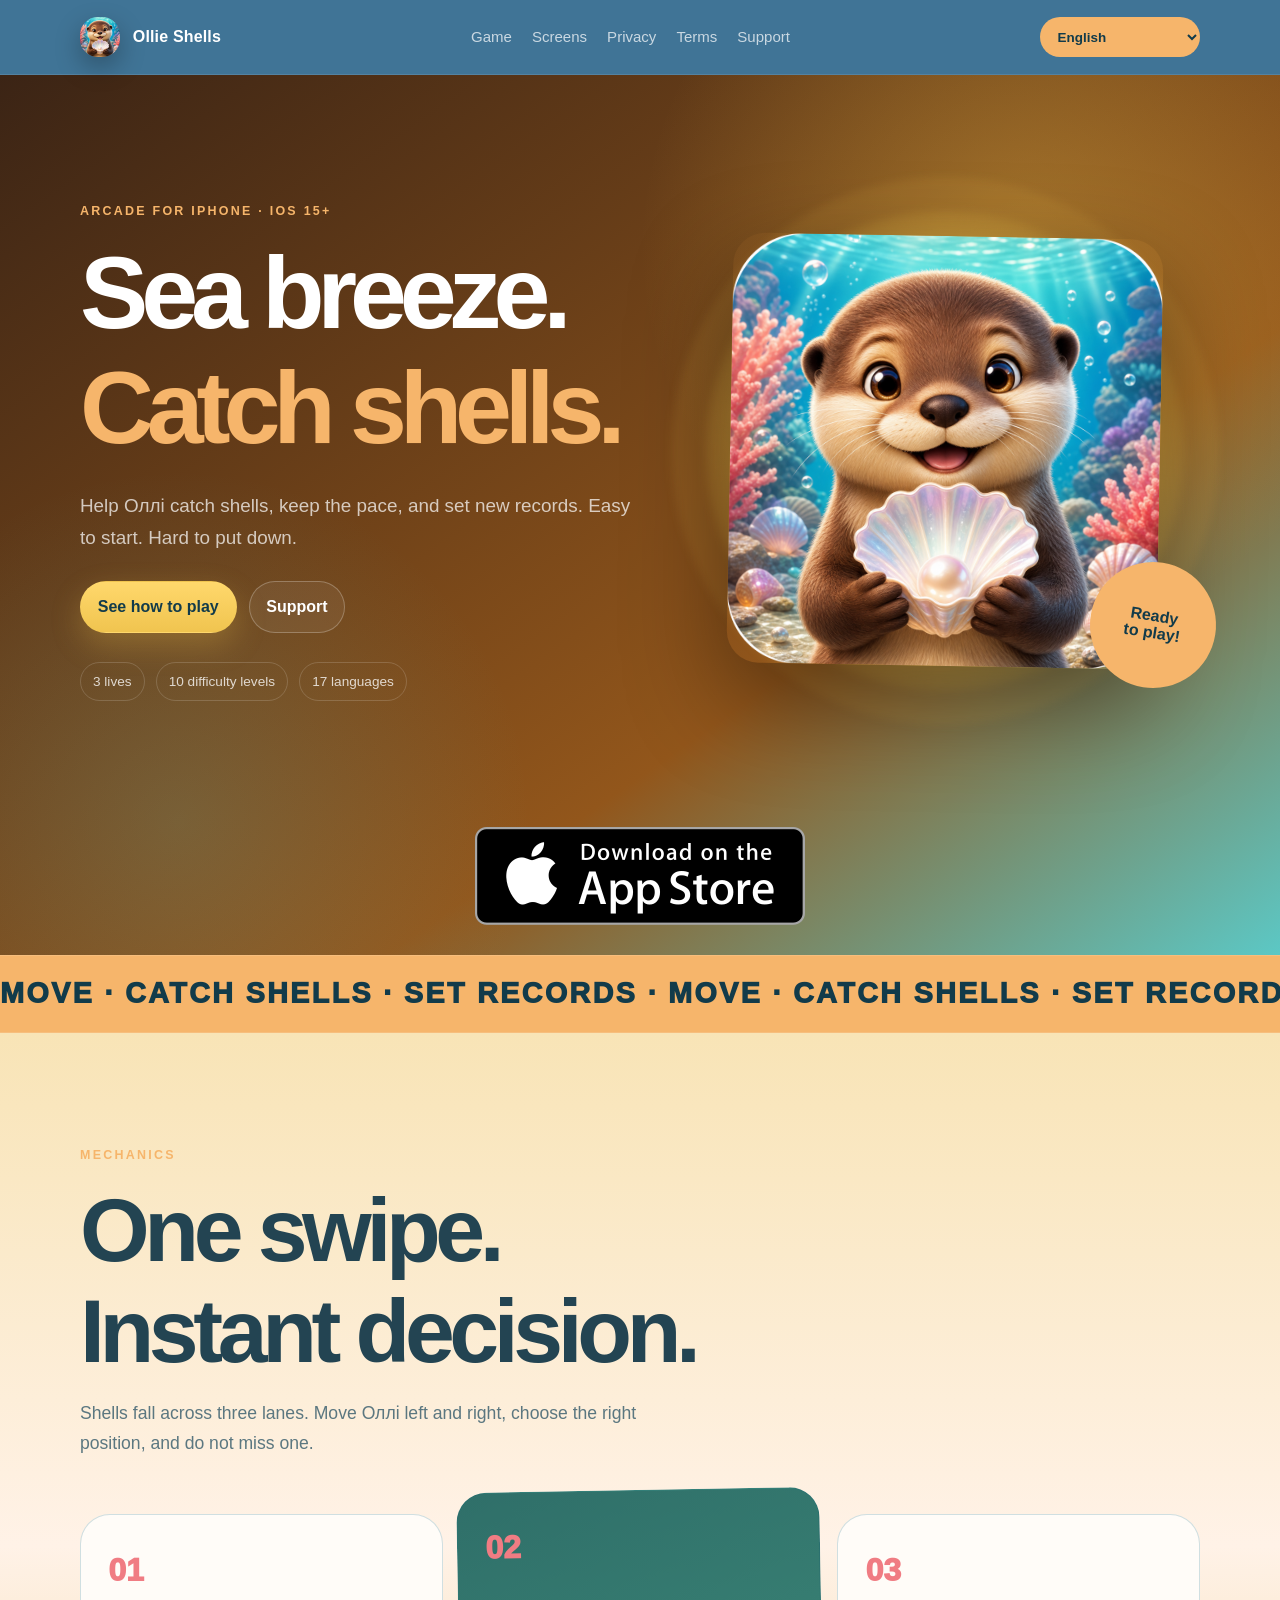
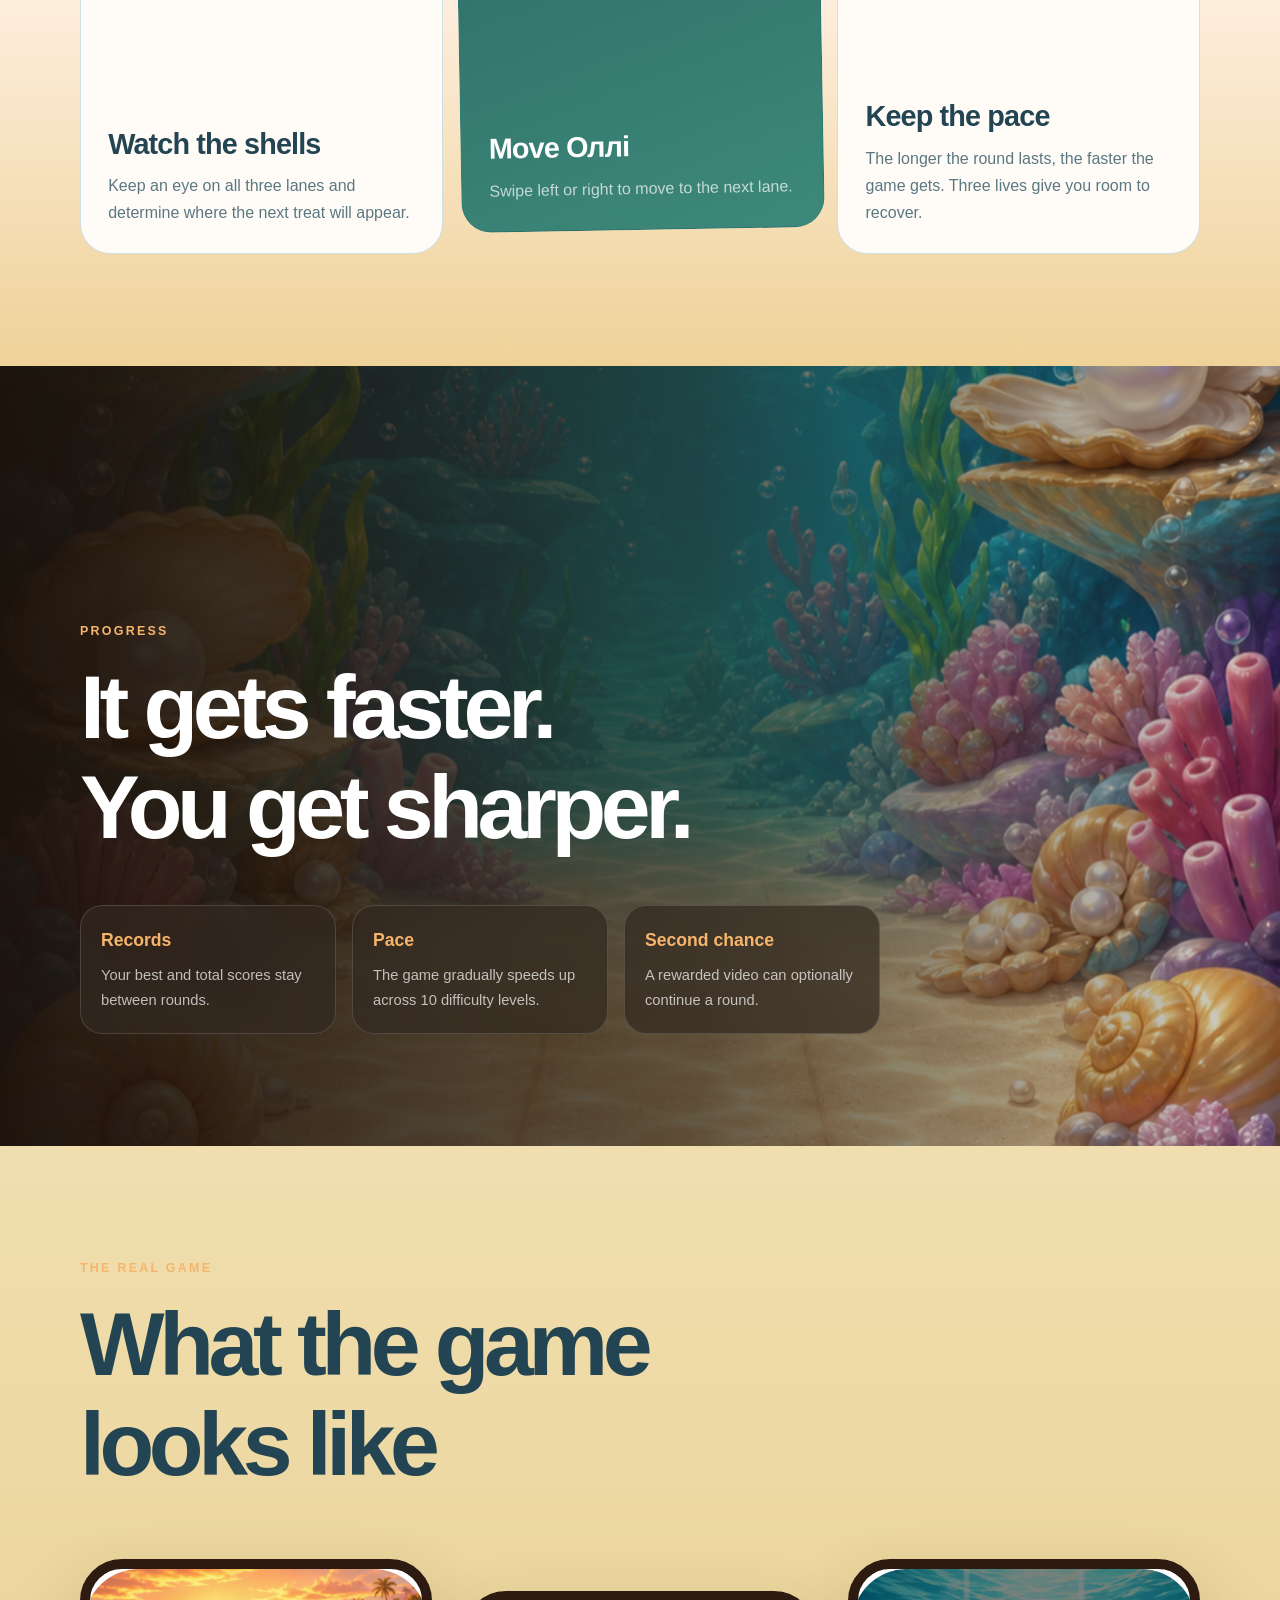
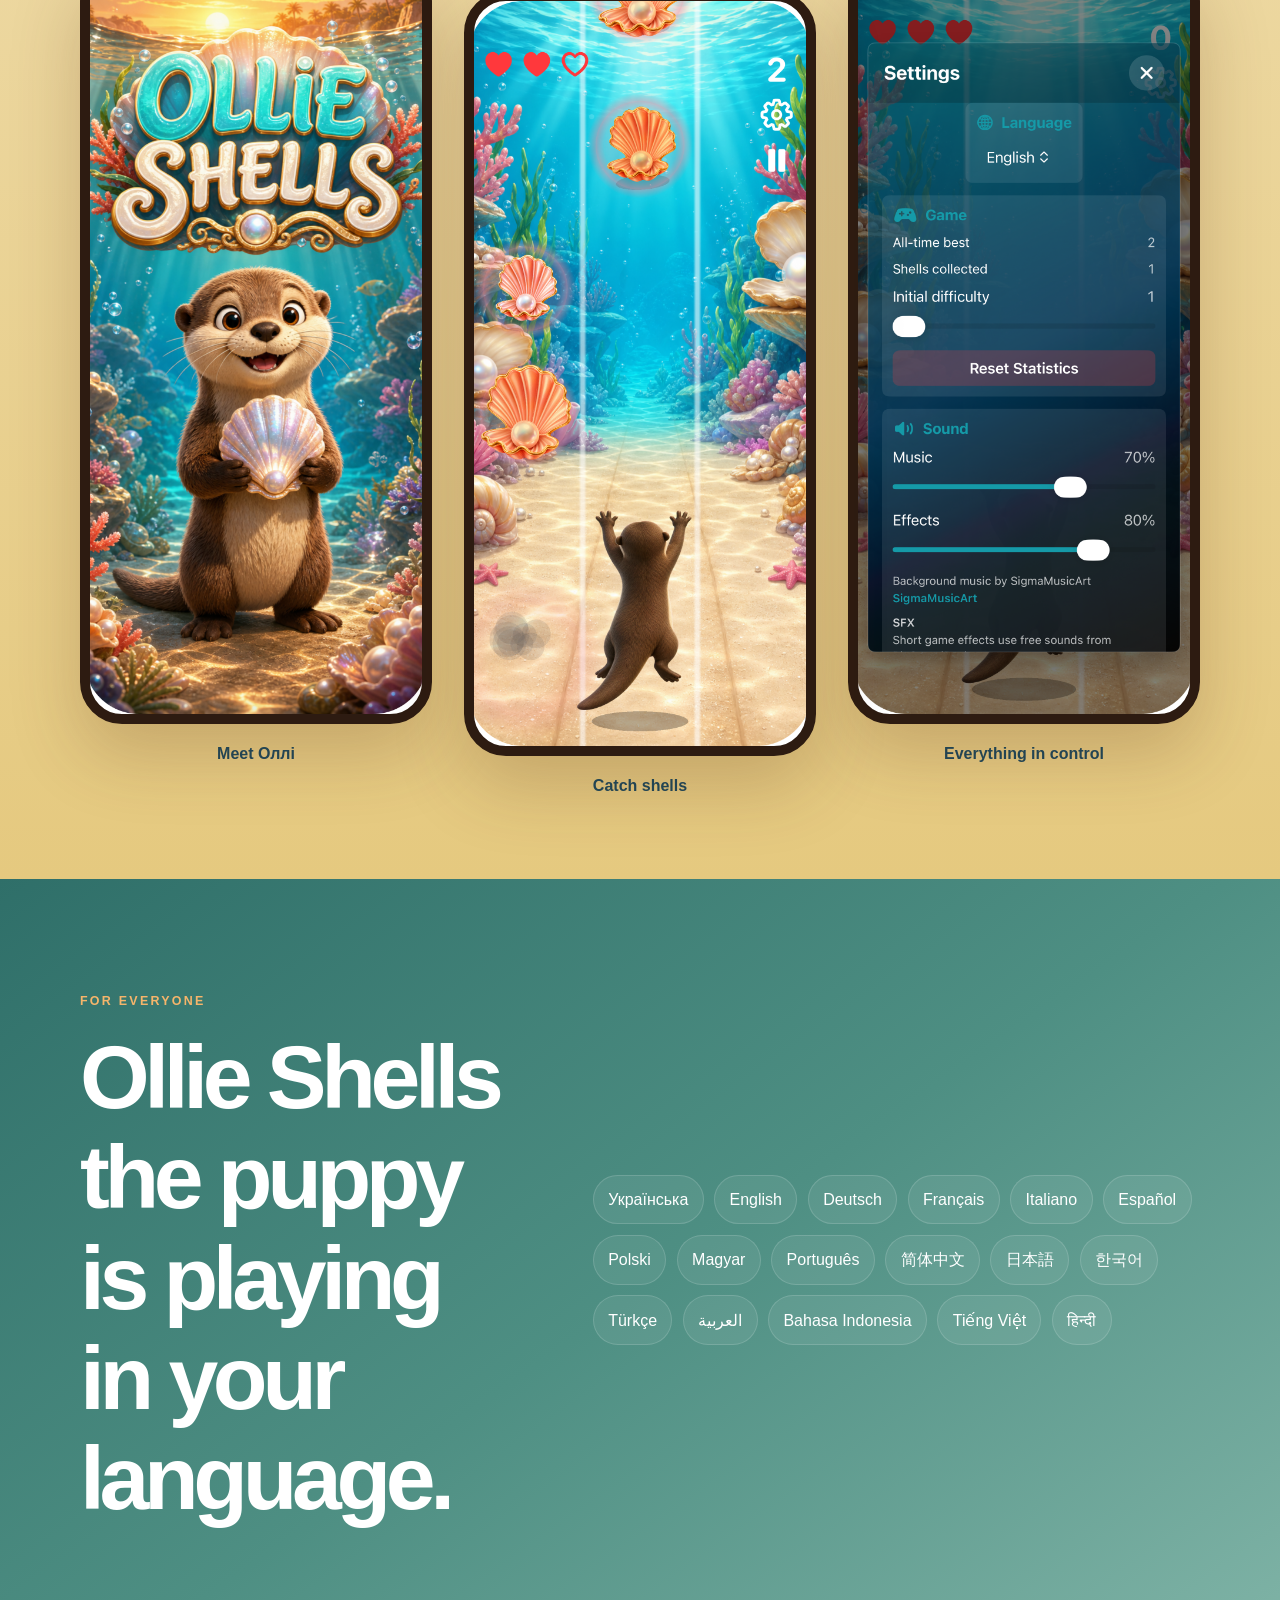
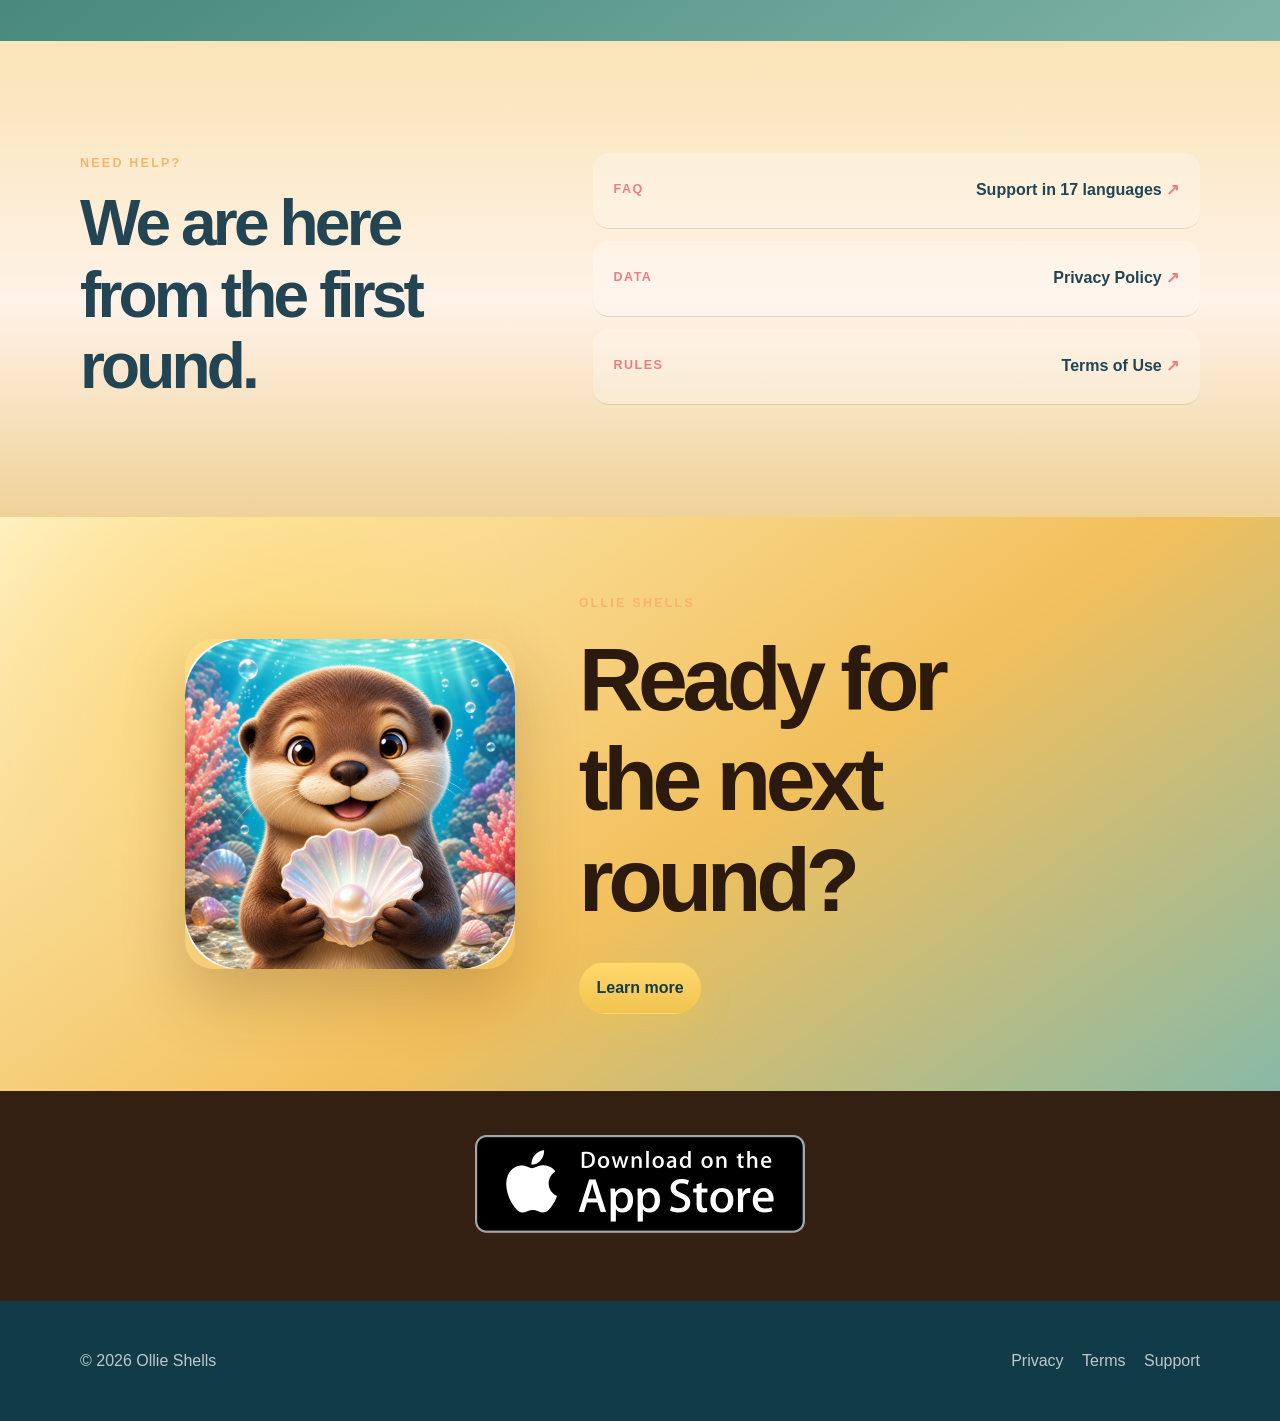
<file: index.html>
<!doctype html>
<html lang="uk">
<head>
  <meta charset="utf-8">
  <meta name="viewport" content="width=device-width, initial-scale=1">
  <meta name="theme-color" content="#146A80">
  <meta name="description" content="Видреня Оллі — аркадна гра для iPhone, де Видреня Оллі збирає мушлі в морському забігу на трьох доріжках.">
  <meta property="og:title" content="Видреня Оллі — мобільна аркада">
  <meta property="og:description" content="Три доріжки. Хрумкі мушлі. Спритне Видреня Оллі.">
  <meta property="og:image" content="images/ollieShellsIcon.png">
  <title>Видреня Оллі — мобільна аркада</title>
  <link rel="icon" type="image/png" href="images/ollieShellsIcon.png">
  <link rel="apple-touch-icon" href="images/ollieShellsIcon.png">
  <link rel="stylesheet" href="site.css?v=20260728-7">
</head>
<body class="home">
  <a class="skip-link" href="#main">Перейти до вмісту</a>
  <header class="topbar">
    <div class="shell topbar-inner">
      <a class="brand" href="index.html"><img class="brand-logo" src="images/ollieShellsIcon.png" alt=""><span>Видреня Оллі</span></a>
      <nav class="nav" aria-label="Навігація сайту">
        <a class="nav-link" href="#game">Гра</a>
        <a class="nav-link" href="#screens">Екрани</a>
        <a class="nav-link" href="privacy.html">Конфіденційність</a>
        <a class="nav-link" href="terms.html">Умови</a>
        <a class="nav-link" href="support.html">Підтримка</a>
      </nav>
      <div class="language-control site-language-control" data-language-control>
        <label for="language-select">Мова сайту</label>
        <select id="language-select" data-language-select aria-label="Мова сайту"></select>
      </div>
    </div>
  </header>

  <main id="main">
    <section class="game-hero">
      <div class="shell game-hero-grid">
        <div class="hero-copy">
          <p class="game-kicker">Аркада для iPhone · iOS 15+</p>
          <h1>Морський бриз.<br><em>Лови мушлі.</em></h1>
          <p class="hero-summary">Допоможіть Видреняті Оллі мчати вздовж берега, ловити мушлі й тримати темп у морській аркаді.</p>
          <div class="hero-actions">
            <a class="button primary" href="#game">Дивитися, як грати</a>
            <a class="button ghost" href="support.html">Підтримка</a>
          </div>
          <div class="hero-facts"><span>3 життя</span><span>10 рівнів складності</span><span>17 мов</span></div>
        </div>
        <div class="hero-character">
          <div class="sun-disc"></div>
          <img src="images/ollieShellsIcon.png" alt="Мультяшне Видреня Оллі тримає мушлю">
          <span class="hero-sticker">Готовий<br>до гри!</span>
        </div>
      </div>
      <section class="app-store-band app-store-band-top" aria-label="App Store">
        <div class="shell app-store-band-inner">
          <a class="app-store-badge-link" href="https://apps.apple.com/" target="_blank" rel="noreferrer" aria-label="Download on the App Store">
            <img class="app-store-badge" src="images/appStoreBadge.png" alt="Download on the App Store">
          </a>
        </div>
      </section>
      <div class="marquee" aria-hidden="true"><div>РУХАЙСЯ · ЛОВИ МУШЛІ · СТАВ РЕКОРДИ · РУХАЙСЯ · ЛОВИ МУШЛІ · СТАВ РЕКОРДИ ·</div></div>
    </section>

    <section class="game-section" id="game">
      <div class="shell">
        <div class="section-heading">
          <p class="game-kicker">Механіка</p>
          <h2>Один свайп.<br>Миттєве рішення.</h2>
          <p>Мушлі падають трьома доріжками. Переміщуйте видреня Оллі ліворуч і праворуч, обирайте правильну позицію та не пропускайте жодної.</p>
        </div>
        <div class="mechanic-grid">
          <article class="mechanic-card"><span>01</span><h3>Стежте за мушлями</h3><p>Тримайте в полі зору всі три доріжки й визначайте, де з’явиться наступний смаколик.</p></article>
          <article class="mechanic-card featured"><span>02</span><h3>Рухайте видреня Оллі</h3><p>Проведіть пальцем ліворуч або праворуч, щоб перейти на сусідню доріжку.</p></article>
          <article class="mechanic-card"><span>03</span><h3>Тримайте темп</h3><p>Що довше триває раунд, то швидша гра. Три життя дають шанс виправити помилку.</p></article>
        </div>
      </div>
    </section>

    <section class="battle-section">
      <div class="battle-backdrop" role="img" aria-label="Затишна ігрова кімната з ліжком і розкиданими іграшками"></div>
      <div class="shell battle-copy">
        <p class="game-kicker">Прогрес</p>
        <h2>Стає швидше.<br>Ви стаєте точнішими.</h2>
        <div class="battle-points">
          <div><strong>Рекорди</strong><span>Найкращий і загальний рахунок зберігаються між раундами.</span></div>
          <div><strong>Темп</strong><span>Гра поступово прискорюється протягом 10 рівнів складності.</span></div>
          <div><strong>Другий шанс</strong><span>Винагороджуване відео дозволяє добровільно продовжити раунд.</span></div>
        </div>
      </div>
    </section>

    <section class="game-section screens-section" id="screens">
      <div class="shell">
        <div class="section-heading wide">
          <div><p class="game-kicker">Справжня гра</p><h2>Як виглядає гра</h2></div>
          <p>Видреня Оллі, мушлі, три доріжки та зручні налаштування — саме так гра виглядає на iPhone.</p>
        </div>
        <div class="phone-gallery" aria-label="Скриншоти Видреня Оллі">
          <figure class="phone phone-tall"><div class="phone-screen"><img src="images/screenshotSplash.png?v=20260727-4" alt="Лонч-екран Видреня Оллі" loading="lazy"></div><figcaption>Знайомство з видреням Оллі</figcaption></figure>
          <figure class="phone phone-center"><div class="phone-screen"><img src="images/screenshotGameplay.png?v=20260728-6" alt="Ігровий раунд із мушлями на трьох доріжках" loading="lazy"></div><figcaption>Лови мушлі</figcaption></figure>
          <figure class="phone phone-tall"><div class="phone-screen"><img src="images/screenshotSettings.png?v=20260727-4" alt="" loading="lazy"></div><figcaption>Усе під контролем</figcaption></figure>
        </div>
      </div>
    </section>

    <section class="languages-band">
      <div class="shell languages-grid">
        <div><p class="game-kicker">Для всіх</p><h2>Видреня Оллі грає<br>вашою мовою.</h2></div>
        <div class="language-cloud" aria-label="Підтримувані мови">
          <span>Українська</span><span>English</span><span>Deutsch</span><span>Français</span><span>Italiano</span><span>Español</span><span>Polski</span><span>Magyar</span><span>Português</span><span>简体中文</span><span>日本語</span><span>한국어</span><span>Türkçe</span><span>العربية</span><span>Bahasa Indonesia</span><span>Tiếng Việt</span><span>हिन्दी</span>
        </div>
      </div>
    </section>

    <section class="game-section support-strip">
      <div class="shell support-strip-grid">
        <div><p class="game-kicker">Потрібна допомога?</p><h2>Ми поруч із першого раунду.</h2></div>
        <div class="support-links">
          <a href="support.html"><span>FAQ</span><strong>Підтримка 17 мовами</strong></a>
          <a href="privacy.html"><span>Дані</span><strong>Політика конфіденційності</strong></a>
          <a href="terms.html"><span>Правила</span><strong>Умови використання</strong></a>
        </div>
      </div>
    </section>

    <section class="final-game-cta">
      <img src="images/ollieShellsIcon.png" alt="" aria-hidden="true">
      <div><p class="game-kicker">Видреня Оллі</p><h2>Готові до<br>наступного раунду?</h2><a class="button primary" href="support.html">Дізнатися більше</a></div>
    </section>

    <section class="app-store-band app-store-band-bottom" aria-label="App Store">
      <div class="shell app-store-band-inner">
        <a class="app-store-badge-link" href="https://apps.apple.com/" target="_blank" rel="noreferrer" aria-label="Download on the App Store">
          <img class="app-store-badge" src="images/appStoreBadge.png" alt="Download on the App Store">
        </a>
      </div>
    </section>
  </main>

  <footer class="footer"><div class="shell footer-inner"><span>© 2026 <span>Видреня Оллі</span></span><div class="footer-links"><a href="privacy.html">Конфіденційність</a><a href="terms.html">Умови</a><a href="support.html">Підтримка</a></div></div></footer>
  <script src="pageTranslationsV3.js?v=20260728-4" defer></script>
  <script src="siteI18n.js?v=20260728-1" defer></script>
  <script src="arcadeCompliance.js?v=20260728-1" defer></script>
</body>
</html>
</file>
<file: site.css>
:root {
  --ink: #123B4A;
  --navy: #146A80;
  --blue: #55D6DA;
  --blue-light: #CFF7F6;
  --paper: #FFF2E7;
  --paper-2: #FFFCF8;
  --text: #234452;
  --muted: #5B7780;
  --line: rgba(20, 106, 128, .2);
  --yellow: #F6B56B;
  --orange: #F07C83;
  --teal: #55D6DA;
  --sand: #EDB997;
  --white: #FFFFFF;
  --shadow: rgba(91, 64, 48, .16);
  --max: 1120px;
  --reading: 790px;
}

* {
  box-sizing: border-box;
}

html {
  scroll-behavior: smooth;
}

body {
  margin: 0;
  color: var(--text);
  background:
    radial-gradient(circle at 14% 14%, rgba(228, 184, 120, .30), transparent 20rem),
    radial-gradient(circle at 86% 20%, rgba(148, 203, 234, .28), transparent 26rem),
    radial-gradient(circle at 50% 92%, rgba(201, 135, 78, .14), transparent 30rem),
    linear-gradient(180deg, #FFFDF7 0%, var(--paper) 54%, #D7ECF7 100%);
  font-family: "Avenir Next", "Trebuchet MS", "Segoe UI", sans-serif;
  line-height: 1.7;
  text-rendering: optimizeLegibility;
  -webkit-font-smoothing: antialiased;
}

a {
  color: inherit;
  text-decoration: none;
}

a:not(.brand):not(.nav-link):not(.button):not(.page-card) {
  text-decoration-color: rgba(116, 77, 37, 0.42);
  text-underline-offset: 0.18em;
}

.shell {
  width: min(var(--max), calc(100% - 32px));
  margin-inline: auto;
}

.skip-link {
  position: fixed;
  top: 12px;
  left: 12px;
  z-index: 100;
  padding: 0.65rem 0.9rem;
  border-radius: 999px;
  color: var(--white);
  background: var(--ink);
  transform: translateY(-180%);
}

.skip-link:focus {
  transform: none;
}

.topbar {
  position: sticky;
  top: 0;
  z-index: 50;
  border-bottom: 1px solid rgba(255, 255, 255, 0.1);
  color: var(--white);
  background: rgba(18, 59, 74, 0.93);
  backdrop-filter: blur(22px) saturate(140%);
}

.topbar-inner {
  min-height: 74px;
  display: flex;
  align-items: center;
  justify-content: space-between;
  gap: 1.5rem;
}

.brand {
  display: inline-flex;
  align-items: center;
  gap: 0.8rem;
  font-weight: 800;
  letter-spacing: 0.01em;
}

.brand-logo {
  width: 2.5rem;
  height: 2.5rem;
  display: block;
  object-fit: cover;
  border-radius: 18px;
  box-shadow: 0 10px 26px rgba(0, 0, 0, 0.28);
}

.nav {
  display: flex;
  align-items: center;
  gap: 1.25rem;
}

.nav-link {
  color: rgba(255, 255, 255, 0.72);
  font-size: 0.94rem;
  transition: color 160ms ease;
}

.nav-link:hover,
.nav-link[aria-current="page"] {
  color: var(--yellow);
}

.nav-link.button {
  padding: 0.62rem 0.92rem;
  color: var(--ink);
  background: var(--yellow);
  border-radius: 999px;
  font-weight: 800;
}

.legal-hero {
  position: relative;
  overflow: hidden;
  color: var(--white);
  background:
    radial-gradient(circle at 82% 15%, rgba(243, 198, 77, 0.3), transparent 20rem),
    radial-gradient(circle at 12% 88%, rgba(103, 184, 172, 0.24), transparent 24rem),
    linear-gradient(145deg, #6d3e1a, #8d5620 58%, var(--blue));
}

.legal-hero::after {
  content: "";
  position: absolute;
  right: 7%;
  bottom: -5.5rem;
  width: 17rem;
  height: 17rem;
  border: 2.8rem dotted rgba(255, 255, 255, 0.08);
  border-radius: 50%;
  transform: rotate(17deg);
}

.legal-hero-inner {
  position: relative;
  z-index: 1;
  min-height: 400px;
  display: grid;
  align-content: center;
  padding-block: 5.5rem;
}

.legal-hero-inner > * {
  min-width: 0;
}

.legal-hero h1 {
  overflow-wrap: normal;
  word-break: normal;
  hyphens: none;
}

.language-control {
  width: 364px;
  max-width: 100%;
  display: grid;
  grid-template-columns: auto minmax(180px, 1fr);
  align-items: center;
  gap: 0.75rem;
  margin-bottom: 1.5rem;
  padding: 0.45rem 0.5rem 0.45rem 0.85rem;
  border: 1px solid rgba(255, 255, 255, 0.06);
  border-radius: 999px;
  color: rgba(255, 255, 255, 0.75);
  background: rgba(255, 255, 255, 0.07);
  font-size: 0.84rem;
  font-weight: 700;
}

.language-control select {
  width: 100%;
  min-width: 0;
  min-height: 38px;
  padding: 0 2.2rem 0 0.85rem;
  border: 0;
  border-radius: 999px;
  color: var(--ink);
  background: var(--yellow);
  font: inherit;
  font-weight: 800;
  cursor: pointer;
}

[dir="rtl"] .language-control select {
  padding: 0 0.85rem 0 2.2rem;
}

.topbar .language-control {
  flex: 0 0 auto;
  width: auto;
  max-width: none;
  grid-template-columns: 1fr;
  gap: 0;
  margin: 0;
  padding: 0;
  border: 0;
  background: transparent;
}

.topbar .language-control label {
  position: absolute;
  width: 1px;
  height: 1px;
  overflow: hidden;
  clip: rect(0 0 0 0);
  white-space: nowrap;
}

.topbar .language-control select {
  width: 160px;
  min-height: 40px;
  max-width: 180px;
}

.kicker {
  margin: 0 0 0.8rem;
  color: var(--yellow);
  font-size: 0.78rem;
  font-weight: 800;
  letter-spacing: 0.16em;
  text-transform: uppercase;
}

h1,
h2,
h3 {
  line-height: 1.12;
  letter-spacing: -0.03em;
}

h1 {
  max-width: 820px;
  margin: 0;
  font-size: clamp(2.9rem, 7vw, 6.4rem);
}

.legal-hero .lead {
  max-width: 700px;
  margin: 1.25rem 0 0;
  color: rgba(255, 255, 255, 0.74);
  font-size: clamp(1.05rem, 2vw, 1.3rem);
}

.hero-actions {
  display: flex;
  flex-wrap: wrap;
  gap: 0.75rem;
  margin-top: 1.7rem;
}

.button {
  display: inline-flex;
  align-items: center;
  justify-content: center;
  min-height: 48px;
  padding: 0.72rem 1.05rem;
  border: 1px solid transparent;
  border-radius: 999px;
  font-weight: 800;
}

.button.primary {
  color: var(--ink);
  background: linear-gradient(180deg, #ffd86c, #f0c44f);
  box-shadow: 0 12px 30px rgba(243, 198, 77, 0.26);
}

.button.ghost {
  color: var(--white);
  border-color: rgba(255, 255, 255, 0.25);
  background: rgba(255, 255, 255, 0.06);
}

.app-store-band {
  width: 100%;
}

.app-store-band-top {
  padding: 2rem 0 1.85rem;
}

.app-store-band-bottom {
  padding: 2.75rem 0 4.25rem;
}

.app-store-band-inner {
  display: flex;
  justify-content: center;
}

.app-store-badge-link {
  display: inline-block;
}

.app-store-badge {
  display: block;
  width: min(330px, 82vw);
  height: auto;
}

.content-wrap {
  display: grid;
  grid-template-columns: minmax(0, var(--reading)) 220px;
  gap: 4rem;
  align-items: start;
  padding-block: 5rem;
}

.document h2,
.support-section h2 {
  margin: 3.4rem 0 1rem;
  font-size: clamp(1.75rem, 4vw, 2.55rem);
}

.document h2:first-child {
  margin-top: 0;
}

.document h3 {
  margin: 2.2rem 0 0.7rem;
  font-size: 1.2rem;
}

.document p,
.document li {
  color: #675b50;
}

.document a,
.faq a {
  text-decoration: underline;
  text-decoration-thickness: 1px;
}

.document ul {
  padding-left: 1.25rem;
}

.document li + li {
  margin-top: 0.5rem;
}

.summary {
  padding: 1.4rem;
  border: 1px solid rgba(198, 113, 73, 0.26);
  border-radius: 22px;
  background: rgba(243, 198, 77, 0.18);
}

.summary strong {
  display: block;
  margin-bottom: 0.35rem;
  color: var(--text);
}

.toc {
  position: sticky;
  top: 104px;
  padding: 1.25rem;
  border: 1px solid var(--line);
  border-radius: 20px;
  background: rgba(255, 249, 229, 0.9);
}

.toc strong {
  display: block;
  margin-bottom: 0.65rem;
}

.toc a {
  display: block;
  padding: 0.32rem 0;
  color: var(--muted);
  font-size: 0.9rem;
}

.toc a:hover {
  color: var(--text);
}

.support-main {
  padding-block: 5rem;
}

.support-intro {
  display: grid;
  grid-template-columns: repeat(3, 1fr);
  gap: 1rem;
}

.stat-card {
  min-height: 232px;
  padding: 1.4rem;
  border: 1px solid var(--line);
  border-radius: 24px;
  background: rgba(255, 255, 255, 0.58);
}

.stat-card span {
  display: block;
  margin-bottom: 1rem;
  color: var(--orange);
  font-size: 1.75rem;
  font-weight: 900;
}

.stat-card strong {
  display: block;
  font-size: 1.1rem;
}

.stat-card p {
  margin: 0.35rem 0 0;
  color: var(--muted);
}

.support-section {
  max-width: 900px;
  margin-inline: auto;
}

.faq {
  display: grid;
  gap: 0.7rem;
}

.faq details {
  border: 1px solid var(--line);
  border-radius: 18px;
  background: rgba(255, 255, 255, 0.56);
  overflow: hidden;
}

.faq details[open] {
  background: var(--white);
  box-shadow: 0 14px 36px rgba(95, 50, 13, 0.09);
}

.faq summary {
  position: relative;
  padding: 1.05rem 3.2rem 1.05rem 1.15rem;
  cursor: pointer;
  list-style: none;
  font-weight: 800;
}

.faq summary::-webkit-details-marker {
  display: none;
}

.faq summary::after {
  content: "+";
  position: absolute;
  top: 50%;
  right: 1.15rem;
  width: 1.65rem;
  height: 1.65rem;
  display: grid;
  place-items: center;
  border-radius: 50%;
  color: var(--ink);
  background: var(--yellow);
  transform: translateY(-50%);
}

.faq details[open] summary::after {
  content: "−";
}

.faq-answer {
  padding: 0 1.15rem 1.15rem;
  color: #675b50;
}

.faq-answer p {
  margin: 0;
}

.link-grid {
  display: grid;
  grid-template-columns: repeat(2, 1fr);
  gap: 1rem;
  margin-top: 4rem;
}

.page-card {
  position: relative;
  min-height: 170px;
  padding: 1.35rem;
  border-radius: 24px;
  color: var(--white);
  background: linear-gradient(145deg, #6c3c19, #2f6f69);
  box-shadow: var(--shadow);
}

.page-card span {
  color: var(--yellow);
  font-size: 0.78rem;
  font-weight: 800;
  letter-spacing: 0.12em;
  text-transform: uppercase;
}

.page-card strong {
  display: block;
  margin-top: 1.7rem;
  font-size: 1.35rem;
}

.page-card::after {
  content: "↗";
  position: absolute;
  right: 1.25rem;
  bottom: 1.15rem;
  color: var(--teal);
  font-size: 1.5rem;
}

.updated {
  margin-top: 3rem;
  color: var(--muted);
  font-size: 0.9rem;
}

.footer {
  color: rgba(255, 255, 255, 0.72);
  background: #20120c;
}

.footer-inner {
  min-height: 120px;
  display: flex;
  align-items: center;
  justify-content: space-between;
  gap: 1.5rem;
}

.footer-links {
  display: flex;
  flex-wrap: wrap;
  justify-content: flex-end;
  gap: 1.15rem;
}

.footer a:hover {
  color: var(--yellow);
}

@media (max-width: 920px) {
  .topbar-inner {
    position: relative;
    min-height: 0;
    display: grid;
    grid-template-columns: minmax(0, 1fr) auto;
    align-items: center;
    gap: 0.65rem 0.85rem;
    padding-block: 0.75rem 0.6rem;
  }

  .topbar .language-control {
    grid-column: 2;
    grid-row: 1;
    width: auto;
  }

  .topbar .language-control select {
    width: 138px;
    max-width: 34vw;
  }

  .nav {
    grid-column: 1 / -1;
    grid-row: 2;
    width: 100%;
    gap: 0.85rem;
    overflow-x: auto;
    padding-bottom: 0.15rem;
  }

  .nav-link {
    white-space: nowrap;
  }

  .nav-link.button {
    display: none;
  }
}

@media (max-width: 820px) {
  .legal-hero-inner {
    min-height: 350px;
    padding-block: 4rem;
  }

  .content-wrap {
    grid-template-columns: 1fr;
    gap: 2rem;
  }

  .toc {
    position: static;
    grid-row: 1;
  }

  .support-intro {
    grid-template-columns: 1fr;
  }
}

@media (max-width: 600px) {
  h1 {
    font-size: 3rem;
  }

  .link-grid {
    grid-template-columns: 1fr;
  }

  .footer-inner {
    align-items: flex-start;
    flex-direction: column;
    padding-block: 2rem;
  }

  .footer-links {
    justify-content: flex-start;
  }
}

@media (prefers-reduced-motion: reduce) {
  html {
    scroll-behavior: auto;
  }
}

/* Home page */
.home {
  color: var(--white);
  background:
    radial-gradient(circle at 16% 10%, rgba(243, 198, 77, 0.18), transparent 18rem),
    linear-gradient(180deg, #23160e 0%, #352113 100%);
}

.home .topbar {
  background: rgba(44, 26, 16, 0.9);
}

.game-hero {
  overflow: hidden;
  background:
    radial-gradient(circle at 80% 18%, rgba(243, 198, 77, 0.34), transparent 24rem),
    radial-gradient(circle at 14% 78%, rgba(103, 184, 172, 0.2), transparent 22rem),
    linear-gradient(145deg, #3b2415, #92561b 62%, var(--blue));
}

.game-hero-grid {
  min-height: 720px;
  display: grid;
  grid-template-columns: 1.05fr 0.95fr;
  align-items: center;
  gap: 3rem;
  padding-block: 5rem 3rem;
}

.game-kicker {
  margin: 0 0 0.9rem;
  color: var(--yellow);
  font-size: 0.78rem;
  font-weight: 900;
  letter-spacing: 0.18em;
  text-transform: uppercase;
}

.hero-copy h1 {
  margin: 0;
  font-size: clamp(4rem, 8vw, 7.5rem);
  letter-spacing: -0.07em;
}

.hero-copy h1 em {
  color: var(--yellow);
  font-style: normal;
}

.hero-summary {
  max-width: 650px;
  margin: 1.5rem 0 0;
  color: rgba(255, 255, 255, 0.72);
  font-size: 1.18rem;
}

.hero-facts {
  display: flex;
  flex-wrap: wrap;
  gap: 0.7rem;
  margin-top: 1.8rem;
}

.hero-facts span {
  padding: 0.45rem 0.75rem;
  border: 1px solid rgba(255, 255, 255, 0.16);
  border-radius: 999px;
  color: rgba(255, 255, 255, 0.78);
  font-size: 0.85rem;
}

.hero-character {
  position: relative;
  min-height: 570px;
  display: grid;
  place-items: center;
}

.hero-character img {
  position: relative;
  z-index: 2;
  width: min(100%, 430px);
  aspect-ratio: 1;
  object-fit: cover;
  border-radius: 32px;
  border: 0;
  box-shadow: 0 36px 100px rgba(0, 0, 0, 0.42);
  display: block;
  transform: rotate(1deg);
}

.sun-disc {
  position: absolute;
  width: 480px;
  height: 480px;
  border-radius: 50%;
  background: radial-gradient(circle, rgba(255, 246, 214, 0.96) 0%, rgba(243, 198, 77, 0.92) 44%, rgba(243, 198, 77, 0.18) 72%, transparent 74%);
  filter: blur(4px);
  box-shadow: 0 0 0 34px rgba(243, 198, 77, 0.1);
}

.hero-sticker {
  position: absolute;
  z-index: 3;
  right: -1rem;
  bottom: 3rem;
  width: 126px;
  height: 126px;
  display: grid;
  place-items: center;
  border-radius: 50%;
  color: var(--ink);
  background: var(--yellow);
  font-weight: 900;
  line-height: 1.05;
  text-align: center;
  transform: rotate(9deg);
}

.marquee {
  overflow: hidden;
  border-block: 1px solid rgba(255, 255, 255, 0.12);
  color: var(--ink);
  background: var(--yellow);
  font-size: clamp(1rem, 2.5vw, 1.8rem);
  font-weight: 950;
  letter-spacing: 0.08em;
  white-space: nowrap;
}

.marquee div {
  width: max-content;
  padding-block: 0.85rem;
  animation: ticker 22s linear infinite;
}

@keyframes ticker {
  to { transform: translateX(-50%); }
}

.game-section {
  padding-block: 7rem;
  color: var(--text);
  background: linear-gradient(180deg, #f8e4b6, var(--paper) 55%, #efd298);
}

.section-heading {
  max-width: 760px;
}

.section-heading h2,
.battle-copy h2,
.languages-grid h2,
.support-strip h2,
.final-game-cta h2 {
  margin: 0;
  font-size: clamp(3rem, 7vw, 6.4rem);
  letter-spacing: -0.06em;
}

.section-heading > p:last-child {
  max-width: 620px;
  color: var(--muted);
  font-size: 1.1rem;
}

.section-heading.wide {
  max-width: none;
  display: grid;
  grid-template-columns: 1.25fr 0.75fr;
  align-items: end;
  gap: 3rem;
}

.mechanic-grid {
  display: grid;
  grid-template-columns: repeat(3, 1fr);
  gap: 1rem;
  margin-top: 3.5rem;
}

.mechanic-card {
  min-height: 340px;
  display: flex;
  flex-direction: column;
  padding: 1.7rem;
  border: 1px solid var(--line);
  border-radius: 30px;
  background: var(--paper-2);
}

.mechanic-card.featured {
  color: var(--white);
  background: linear-gradient(160deg, #2f6f69, #3d8979);
  transform: translateY(-1.5rem) rotate(-1deg);
}

.mechanic-card > span {
  color: var(--orange);
  font-size: 2rem;
  font-weight: 950;
}

.mechanic-card h3 {
  margin: auto 0 0.75rem;
  font-size: 1.8rem;
}

.mechanic-card p {
  margin: 0;
  color: var(--muted);
}

.mechanic-card.featured p {
  color: rgba(255, 255, 255, 0.7);
}

.battle-section {
  position: relative;
  min-height: 780px;
  display: grid;
  align-items: end;
  overflow: hidden;
  background: var(--ink);
}

.battle-backdrop {
  position: absolute;
  inset: 0;
  background:
    linear-gradient(90deg, rgba(28, 18, 10, 0.96), rgba(40, 28, 14, 0.72) 55%, rgba(40, 28, 14, 0.18)),
    url("images/background.png") center 56% / cover;
}

.battle-copy {
  position: relative;
  z-index: 2;
  padding-block: 7rem;
}

.battle-copy h2 {
  max-width: 850px;
}

.battle-points {
  max-width: 800px;
  display: grid;
  grid-template-columns: repeat(3, 1fr);
  gap: 1rem;
  margin-top: 3rem;
}

.battle-points div {
  padding: 1.25rem;
  border: 1px solid rgba(255, 255, 255, 0.14);
  border-radius: 22px;
  background: rgba(51, 41, 32, 0.7);
  backdrop-filter: blur(12px);
}

.battle-points strong,
.battle-points span {
  display: block;
}

.battle-points strong {
  color: var(--yellow);
  font-size: 1.1rem;
}

.battle-points span {
  margin-top: 0.45rem;
  color: rgba(255, 255, 255, 0.7);
  font-size: 0.92rem;
}

.screens-section {
  overflow: hidden;
  background: linear-gradient(180deg, #f0deaf 0%, #e5c97f 100%);
}

.phone-gallery {
  display: grid;
  grid-template-columns: repeat(3, 1fr);
  align-items: center;
  gap: 2rem;
  margin-top: 4rem;
}

.phone {
  margin: 0;
  text-align: center;
}

.phone-screen {
  aspect-ratio: 1206 / 2622;
  overflow: hidden;
  border: 10px solid #2d1b11;
  border-radius: 42px;
  background: #fff;
  box-shadow: 0 30px 70px rgba(91, 51, 20, 0.24);
}

.phone-screen img {
  width: 100%;
  height: 100%;
  object-fit: cover;
}

.phone-screen.crop-top img {
  height: 116%;
  object-position: center bottom;
}

.phone-center {
  transform: translateY(2rem);
}

.phone figcaption {
  margin-top: 1rem;
  font-weight: 900;
}

.languages-band {
  padding-block: 7rem;
  background: linear-gradient(145deg, #2f6f69, #4e8f83 52%, #7fb3a6);
}

.languages-grid {
  display: grid;
  grid-template-columns: 0.85fr 1.15fr;
  gap: 4rem;
  align-items: center;
}

.language-cloud {
  display: flex;
  flex-wrap: wrap;
  gap: 0.65rem;
}

.language-cloud span {
  padding: 0.65rem 0.9rem;
  border: 1px solid rgba(255, 255, 255, 0.15);
  border-radius: 999px;
  background: rgba(255, 255, 255, 0.07);
}

.support-strip-grid {
  display: grid;
  grid-template-columns: 0.85fr 1.15fr;
  gap: 4rem;
}

.support-strip h2 {
  font-size: clamp(2.6rem, 5vw, 4.8rem);
}

.support-links {
  display: grid;
  gap: 0.75rem;
}

.support-links a {
  min-height: 76px;
  display: flex;
  align-items: center;
  justify-content: space-between;
  gap: 1rem;
  padding: 1.15rem 1.3rem;
  border-bottom: 1px solid rgba(132, 82, 28, 0.18);
  background: rgba(255, 255, 255, 0.25);
  border-radius: 16px;
}

.support-links span {
  color: var(--orange);
  font-size: 0.78rem;
  font-weight: 900;
  letter-spacing: 0.12em;
  text-transform: uppercase;
}

.support-links strong::after {
  content: " ↗";
  color: var(--orange);
}

.final-game-cta {
  min-height: 520px;
  display: grid;
  grid-template-columns: minmax(280px, 0.82fr) minmax(360px, 1.18fr);
  align-items: center;
  gap: clamp(2rem, 5vw, 5rem);
  padding: clamp(3rem, 6vw, 5rem) max(7vw, 1.5rem);
  overflow: hidden;
  color: #2b1a0d;
  background:
    radial-gradient(circle at 20% 28%, rgba(255, 210, 91, 0.48), transparent 18rem),
    linear-gradient(145deg, #fff0bd, #f2c05c 56%, #88b9a6);
}

.final-game-cta > img {
  width: min(100%, 330px);
  height: auto;
  aspect-ratio: 1;
  object-fit: cover;
  justify-self: end;
  border-radius: 28px;
  box-shadow: 0 28px 64px rgba(83, 45, 13, 0.24);
}

.final-game-cta > div {
  max-width: 560px;
  padding: 0;
}

.final-game-cta .button {
  margin-top: 2rem;
}

@media (max-width: 900px) {
  .game-hero-grid,
  .section-heading.wide,
  .languages-grid,
  .support-strip-grid {
    grid-template-columns: 1fr;
  }

  .game-hero-grid {
    padding-top: 4rem;
  }

  .mechanic-grid,
  .battle-points {
    grid-template-columns: 1fr;
  }

  .mechanic-card.featured {
    transform: none;
  }

  .phone-gallery {
    display: flex;
    width: auto;
    margin-inline: calc(50% - 50vw);
    padding: 1rem 5vw 4rem;
    overflow-x: auto;
    scroll-padding-inline: 5vw;
    scroll-snap-type: x mandatory;
    scrollbar-width: thin;
  }

  .phone {
    min-width: 260px;
    scroll-snap-align: center;
  }

  .phone-center {
    transform: none;
  }

  .final-game-cta {
    grid-template-columns: 1fr;
    justify-items: center;
    text-align: center;
  }

  .final-game-cta > img {
    width: min(70%, 280px);
    justify-self: center;
  }
}

@media (max-width: 600px) {
  .support-links a {
    min-height: 94px;
  }

  .game-hero-grid {
    min-height: 0;
  }

  .hero-character {
    min-height: 420px;
  }

  .sun-disc {
    width: 330px;
    height: 330px;
  }

  .hero-sticker {
    right: 0;
    width: 100px;
    height: 100px;
  }

  .game-section,
  .languages-band {
    padding-block: 5rem;
  }

  .phone-gallery {
    gap: 1rem;
  }

  .phone {
    min-width: min(78vw, 300px);
  }

  .phone-screen {
    border-width: 6px;
    border-radius: 28px;
  }
}

@media (max-width: 360px) {
  .brand > span:last-child {
    display: none;
  }

  .topbar .language-control select {
    width: 128px;
    max-width: 42vw;
  }
}

/* Support and legal pages share Ollie's coral-and-tide palette. */
.topbar, .home .topbar { background: rgba(66, 123, 160, .94); }
body:not(.home) { background: radial-gradient(circle at 12% 12%, rgba(148, 203, 234, .38), transparent 22rem), radial-gradient(circle at 88% 18%, rgba(247, 206, 160, .32), transparent 24rem), linear-gradient(180deg, #FBFDFF, #E3F2FA 55%, #FBE0B9); }
.legal-hero { background: radial-gradient(circle at 82% 16%, rgba(247, 206, 160, .54), transparent 23rem), linear-gradient(145deg, #355E7A, #72B9D8 54%, #F5C88E); }
.summary { border-color: rgba(78, 142, 186, .3); background: rgba(148, 203, 234, .24); }
.toc, .stat-card, .faq details { border-color: rgba(78, 142, 186, .22); background: rgba(252, 254, 255, .8); }
.faq details[open] { background: #FFFFFF; box-shadow: 0 14px 36px rgba(53, 94, 122, .12); }
.document p, .document li, .faq-answer { color: #405D70; }
.page-card { background: linear-gradient(145deg, #355E7A, #5EA8CE 56%, #E5A764); }
.page-card::after { color: #D7F3FF; }
.footer { background: #123B4A; }
</file>
